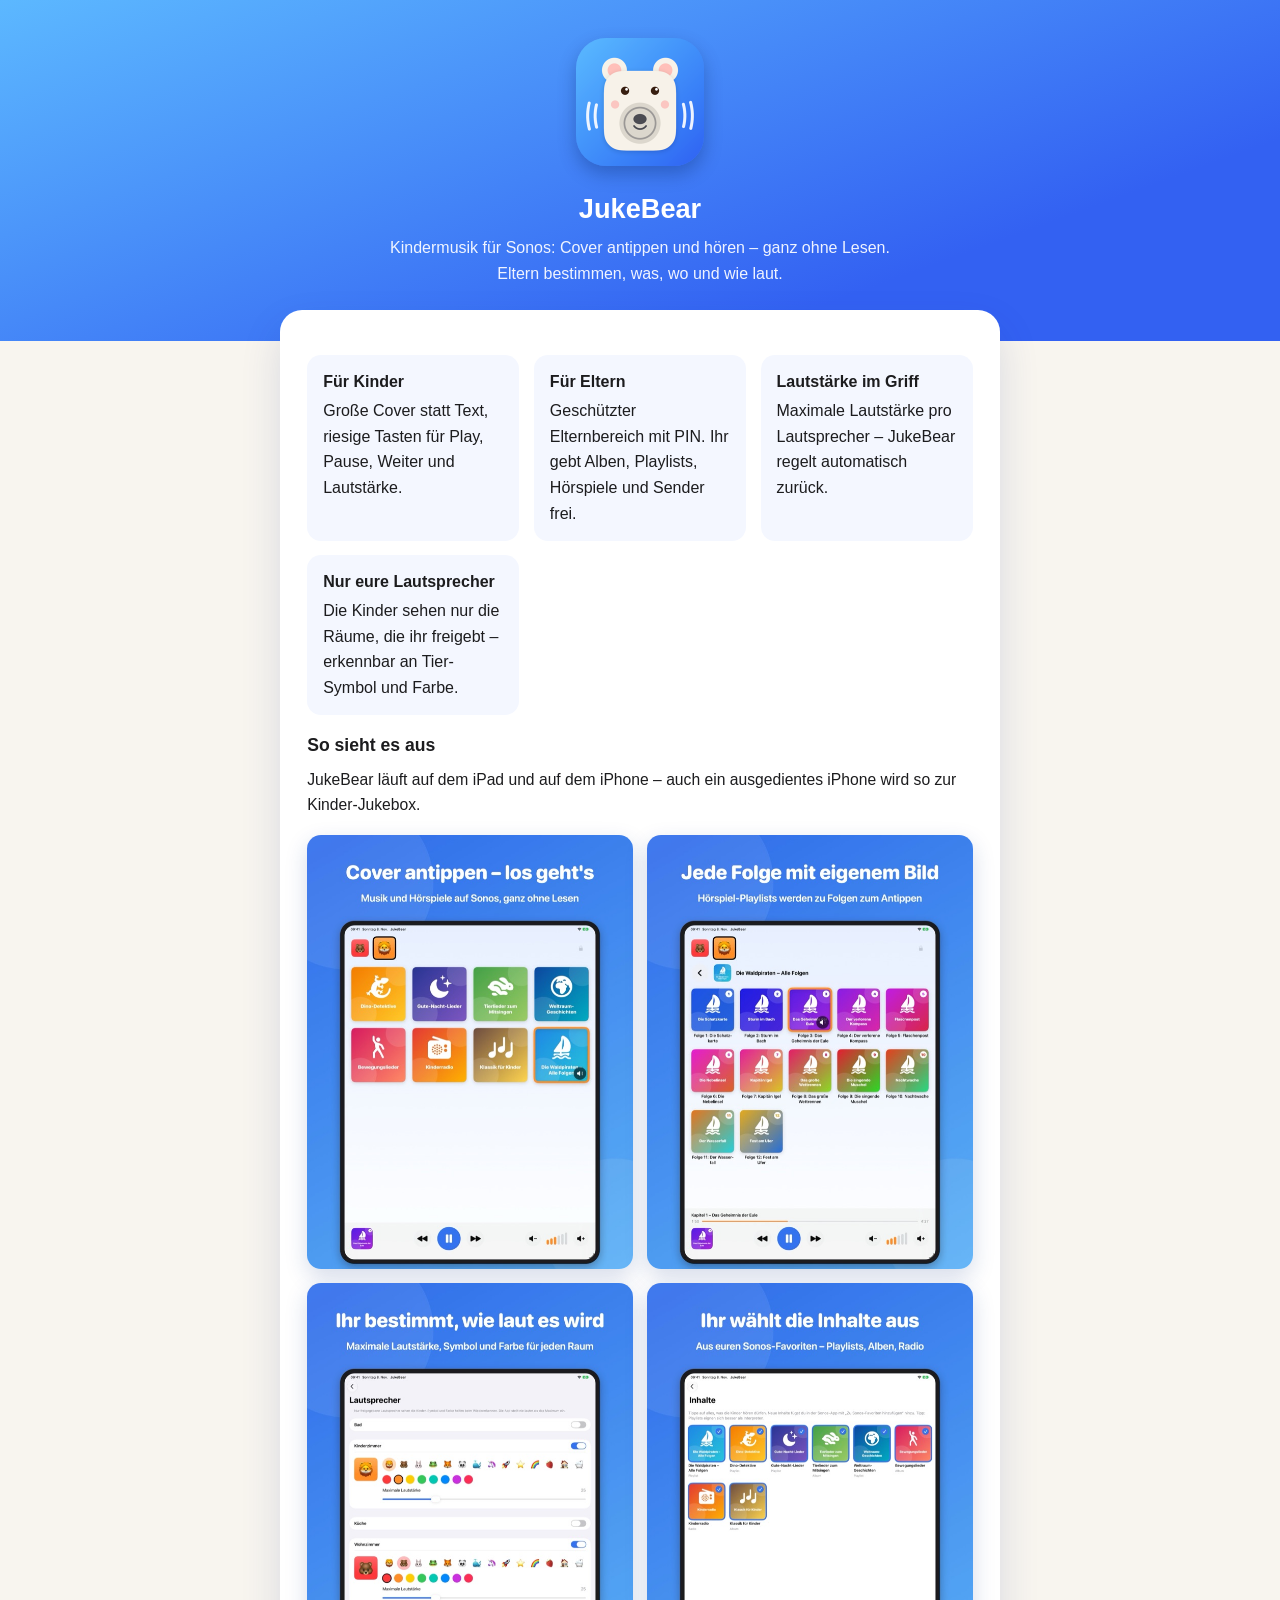
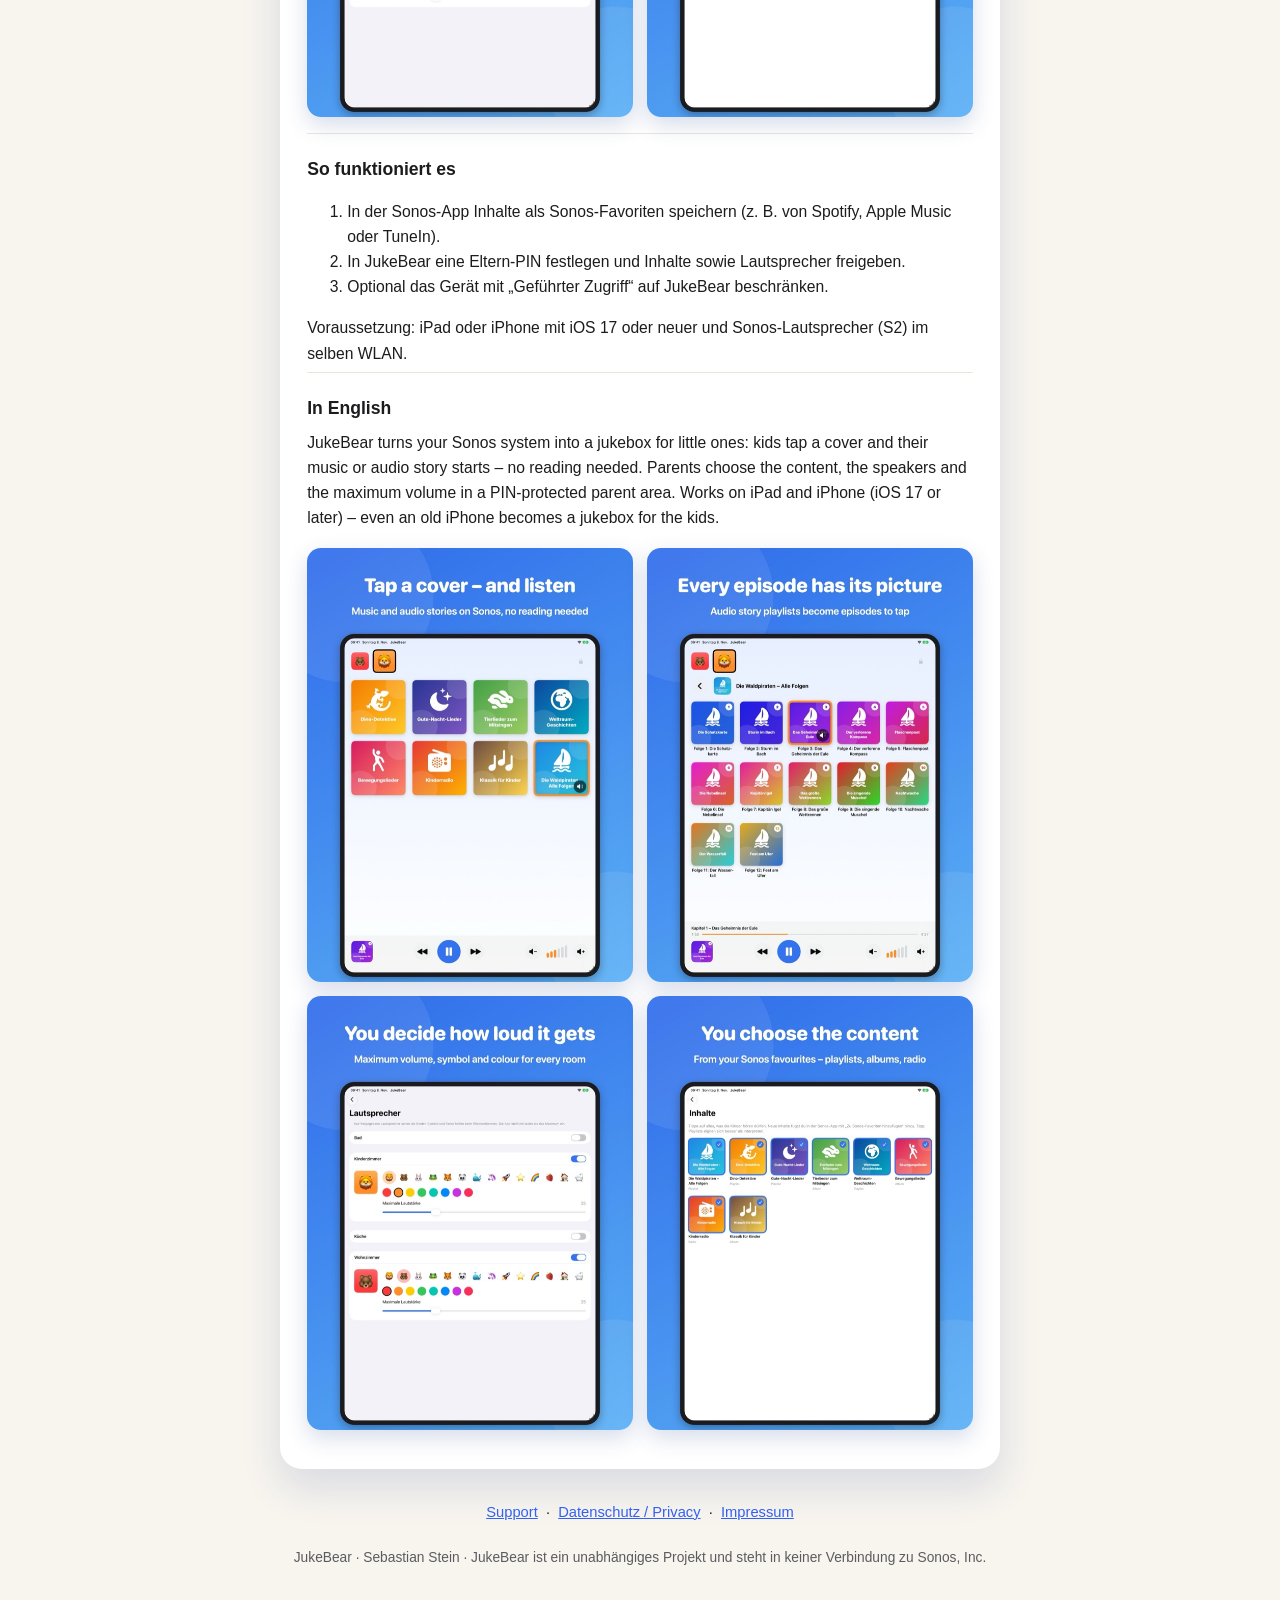
<file: index.html>
<!DOCTYPE html>
<html lang="de">
<head>
<meta charset="utf-8">
<meta name="viewport" content="width=device-width, initial-scale=1">
<title>JukeBear – Kindermusik für Sonos</title>
<meta name="description" content="JukeBear macht euer Sonos-System kinderleicht: Cover antippen und hören – ganz ohne Lesen. Eltern bestimmen Inhalte, Lautsprecher und maximale Lautstärke.">
<link rel="icon" href="img/appicon.png">
<link rel="stylesheet" href="style.css">
</head>
<body>

<div class="kopf gross">
  <img src="img/appicon.png" alt="JukeBear App-Icon">
  <h1>JukeBear</h1>
  <p>Kindermusik für Sonos: Cover antippen und hören – ganz ohne Lesen. Eltern bestimmen, was, wo und wie laut.</p>
</div>

<main>

<div class="merkmale">
  <div class="merkmal"><b>Für Kinder</b>Große Cover statt Text, riesige Tasten für Play, Pause, Weiter und Lautstärke.</div>
  <div class="merkmal"><b>Für Eltern</b>Geschützter Elternbereich mit PIN. Ihr gebt Alben, Playlists, Hörspiele und Sender frei.</div>
  <div class="merkmal"><b>Lautstärke im Griff</b>Maximale Lautstärke pro Lautsprecher – JukeBear regelt automatisch zurück.</div>
  <div class="merkmal"><b>Nur eure Lautsprecher</b>Die Kinder sehen nur die Räume, die ihr freigebt – erkennbar an Tier-Symbol und Farbe.</div>
</div>

<div class="abschnitt">
<h2>So sieht es aus</h2>
<p>JukeBear läuft auf dem iPad und auf dem iPhone – auch ein ausgedientes iPhone wird so zur Kinder-Jukebox.</p>
<div class="galerie">
  <img src="img/screen-de-1.jpg" width="640" height="853" alt="Startbildschirm mit großen Covern: Cover antippen – los geht's" loading="lazy">
  <img src="img/screen-de-2.jpg" width="640" height="853" alt="Hörspiel-Playlist, aufgeteilt in Folgen mit eigenem Bild" loading="lazy">
  <img src="img/screen-de-3.jpg" width="640" height="853" alt="Elternbereich: Lautsprecher mit Symbol, Farbe und maximaler Lautstärke" loading="lazy">
  <img src="img/screen-de-4.jpg" width="640" height="853" alt="Elternbereich: Inhalte aus den Sonos-Favoriten auswählen" loading="lazy">
</div>
</div>

<div class="abschnitt">
<h2>So funktioniert es</h2>
<ol>
  <li>In der Sonos-App Inhalte als Sonos-Favoriten speichern (z.&nbsp;B. von Spotify, Apple Music oder TuneIn).</li>
  <li>In JukeBear eine Eltern-PIN festlegen und Inhalte sowie Lautsprecher freigeben.</li>
  <li>Optional das Gerät mit „Geführter Zugriff“ auf JukeBear beschränken.</li>
</ol>
<p>Voraussetzung: iPad oder iPhone mit iOS 17 oder neuer und Sonos-Lautsprecher (S2) im selben WLAN.</p>
</div>

<div class="abschnitt">
<h2>In English</h2>
<p>JukeBear turns your Sonos system into a jukebox for little ones: kids tap a cover and their music or audio story starts – no reading needed. Parents choose the content, the speakers and the maximum volume in a PIN-protected parent area. Works on iPad and iPhone (iOS 17 or later) – even an old iPhone becomes a jukebox for the kids.</p>
<div class="galerie">
  <img src="img/screen-en-1.jpg" width="640" height="853" alt="Home screen with big covers: tap a cover and listen" loading="lazy">
  <img src="img/screen-en-2.jpg" width="640" height="853" alt="An audio story playlist split into episodes, each with its own picture" loading="lazy">
  <img src="img/screen-en-3.jpg" width="640" height="853" alt="Parent area: speakers with symbol, colour and maximum volume" loading="lazy">
  <img src="img/screen-en-4.jpg" width="640" height="853" alt="Parent area: choose content from your Sonos favourites" loading="lazy">
</div>
</div>

</main>

<p class="fussnav">
  <a href="support.html">Support</a> &nbsp;·&nbsp; <a href="datenschutz.html">Datenschutz / Privacy</a> &nbsp;·&nbsp; <a href="impressum.html">Impressum</a>
</p>

<footer>JukeBear · Sebastian Stein · JukeBear ist ein unabhängiges Projekt und steht in keiner Verbindung zu Sonos, Inc.</footer>

</body>
</html>
</file>
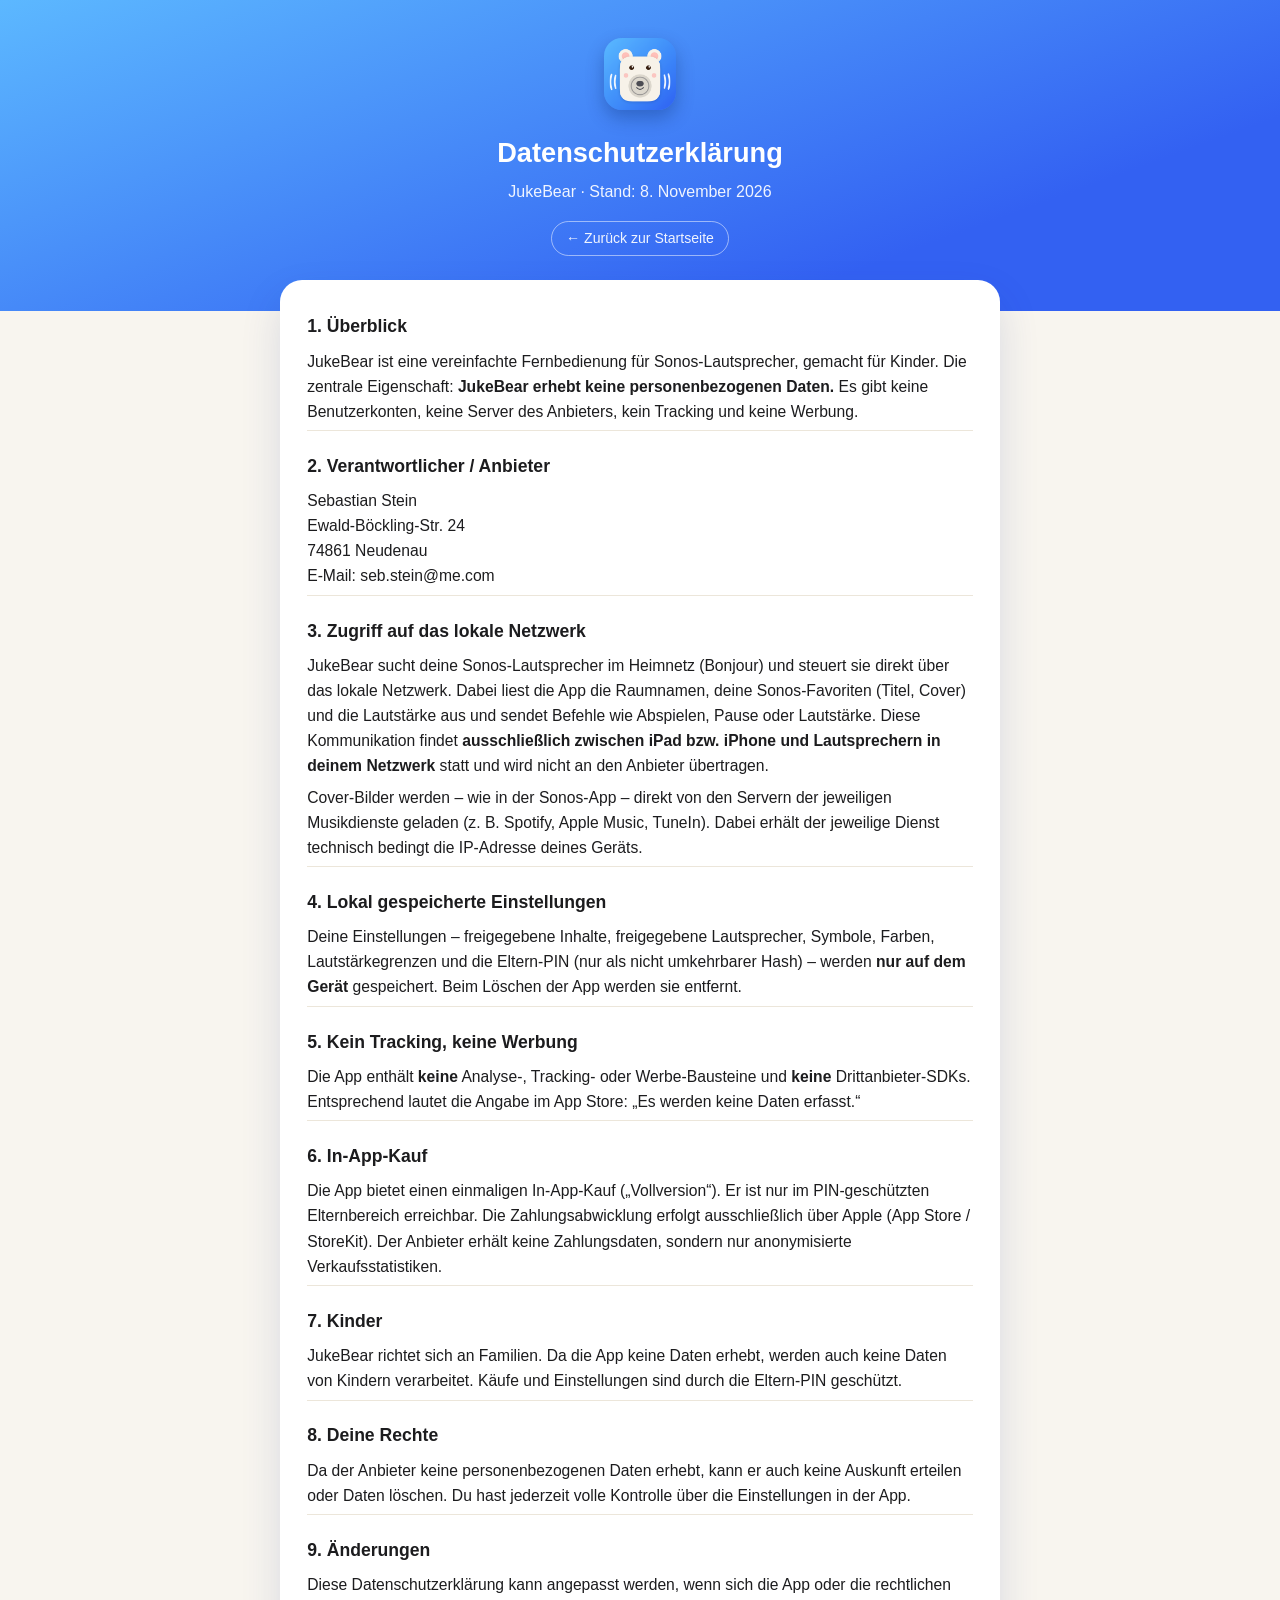
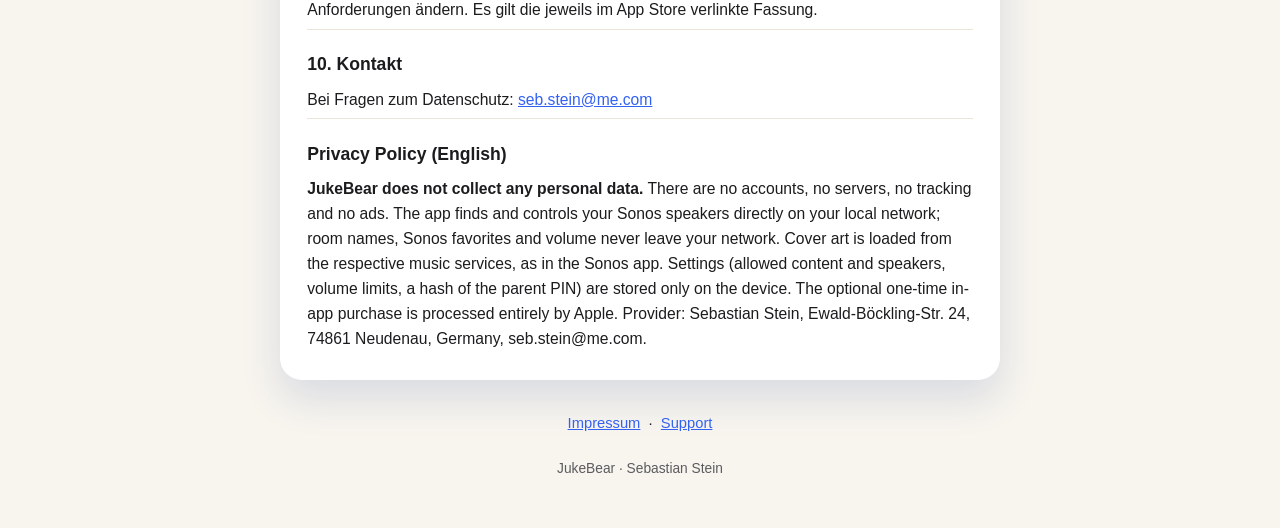
<file: datenschutz.html>
<!DOCTYPE html>
<html lang="de">
<head>
<meta charset="utf-8">
<meta name="viewport" content="width=device-width, initial-scale=1">
<title>Datenschutz – JukeBear</title>
<meta name="description" content="Datenschutzerklärung der App JukeBear.">
<link rel="icon" href="img/appicon.png">
<link rel="stylesheet" href="style.css">
</head>
<body>

<div class="kopf">
  <img src="img/appicon.png" alt="JukeBear App-Icon">
  <h1>Datenschutzerklärung</h1>
  <p>JukeBear · Stand: 8. November 2026</p>
  <a class="zurueck" href="index.html">← Zurück zur Startseite</a>
</div>

<main>

<div class="abschnitt">
<h2>1. Überblick</h2>
<p>JukeBear ist eine vereinfachte Fernbedienung für Sonos-Lautsprecher, gemacht für Kinder. Die zentrale Eigenschaft: <b>JukeBear erhebt keine personenbezogenen Daten.</b> Es gibt keine Benutzerkonten, keine Server des Anbieters, kein Tracking und keine Werbung.</p>
</div>

<div class="abschnitt">
<h2>2. Verantwortlicher / Anbieter</h2>
<p>Sebastian Stein<br>
Ewald-Böckling-Str. 24<br>
74861 Neudenau<br>
E-Mail: seb.stein@me.com</p>
</div>

<div class="abschnitt">
<h2>3. Zugriff auf das lokale Netzwerk</h2>
<p>JukeBear sucht deine Sonos-Lautsprecher im Heimnetz (Bonjour) und steuert sie direkt über das lokale Netzwerk. Dabei liest die App die Raumnamen, deine Sonos-Favoriten (Titel, Cover) und die Lautstärke aus und sendet Befehle wie Abspielen, Pause oder Lautstärke. Diese Kommunikation findet <b>ausschließlich zwischen iPad bzw. iPhone und Lautsprechern in deinem Netzwerk</b> statt und wird nicht an den Anbieter übertragen.</p>
<p>Cover-Bilder werden – wie in der Sonos-App – direkt von den Servern der jeweiligen Musikdienste geladen (z.&nbsp;B. Spotify, Apple Music, TuneIn). Dabei erhält der jeweilige Dienst technisch bedingt die IP-Adresse deines Geräts.</p>
</div>

<div class="abschnitt">
<h2>4. Lokal gespeicherte Einstellungen</h2>
<p>Deine Einstellungen – freigegebene Inhalte, freigegebene Lautsprecher, Symbole, Farben, Lautstärkegrenzen und die Eltern-PIN (nur als nicht umkehrbarer Hash) – werden <b>nur auf dem Gerät</b> gespeichert. Beim Löschen der App werden sie entfernt.</p>
</div>

<div class="abschnitt">
<h2>5. Kein Tracking, keine Werbung</h2>
<p>Die App enthält <b>keine</b> Analyse-, Tracking- oder Werbe-Bausteine und <b>keine</b> Drittanbieter-SDKs. Entsprechend lautet die Angabe im App Store: „Es werden keine Daten erfasst.“</p>
</div>

<div class="abschnitt">
<h2>6. In-App-Kauf</h2>
<p>Die App bietet einen einmaligen In-App-Kauf („Vollversion“). Er ist nur im PIN-geschützten Elternbereich erreichbar. Die Zahlungsabwicklung erfolgt ausschließlich über Apple (App Store / StoreKit). Der Anbieter erhält keine Zahlungsdaten, sondern nur anonymisierte Verkaufsstatistiken.</p>
</div>

<div class="abschnitt">
<h2>7. Kinder</h2>
<p>JukeBear richtet sich an Familien. Da die App keine Daten erhebt, werden auch keine Daten von Kindern verarbeitet. Käufe und Einstellungen sind durch die Eltern-PIN geschützt.</p>
</div>

<div class="abschnitt">
<h2>8. Deine Rechte</h2>
<p>Da der Anbieter keine personenbezogenen Daten erhebt, kann er auch keine Auskunft erteilen oder Daten löschen. Du hast jederzeit volle Kontrolle über die Einstellungen in der App.</p>
</div>

<div class="abschnitt">
<h2>9. Änderungen</h2>
<p>Diese Datenschutzerklärung kann angepasst werden, wenn sich die App oder die rechtlichen Anforderungen ändern. Es gilt die jeweils im App Store verlinkte Fassung.</p>
</div>

<div class="abschnitt">
<h2>10. Kontakt</h2>
<p>Bei Fragen zum Datenschutz: <a href="mailto:seb.stein@me.com?subject=JukeBear%20Datenschutz">seb.stein@me.com</a></p>
</div>

<div class="abschnitt">
<h2>Privacy Policy (English)</h2>
<p><b>JukeBear does not collect any personal data.</b> There are no accounts, no servers, no tracking and no ads. The app finds and controls your Sonos speakers directly on your local network; room names, Sonos favorites and volume never leave your network. Cover art is loaded from the respective music services, as in the Sonos app. Settings (allowed content and speakers, volume limits, a hash of the parent PIN) are stored only on the device. The optional one-time in-app purchase is processed entirely by Apple. Provider: Sebastian Stein, Ewald-Böckling-Str. 24, 74861 Neudenau, Germany, seb.stein@me.com.</p>
</div>

</main>

<p class="fussnav">
  <a href="impressum.html">Impressum</a> &nbsp;·&nbsp; <a href="support.html">Support</a>
</p>

<footer>JukeBear · Sebastian Stein</footer>

</body>
</html>
</file>
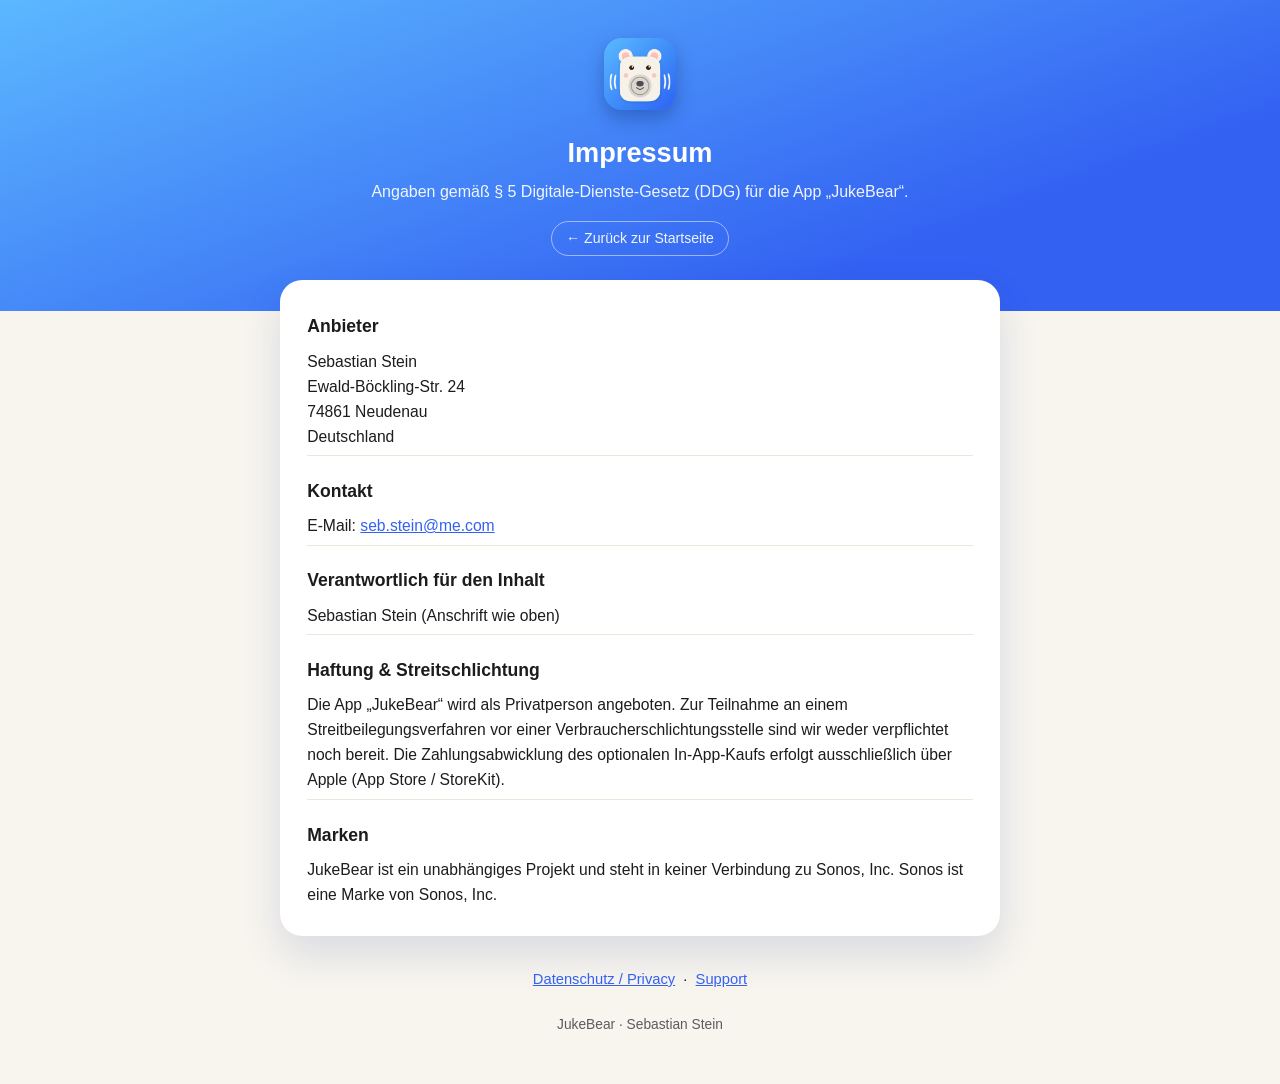
<file: impressum.html>
<!DOCTYPE html>
<html lang="de">
<head>
<meta charset="utf-8">
<meta name="viewport" content="width=device-width, initial-scale=1">
<title>Impressum – JukeBear</title>
<meta name="description" content="Impressum der App JukeBear gemäß § 5 DDG.">
<link rel="icon" href="img/appicon.png">
<link rel="stylesheet" href="style.css">
</head>
<body>

<div class="kopf">
  <img src="img/appicon.png" alt="JukeBear App-Icon">
  <h1>Impressum</h1>
  <p>Angaben gemäß § 5 Digitale-Dienste-Gesetz (DDG) für die App „JukeBear“.</p>
  <a class="zurueck" href="index.html">← Zurück zur Startseite</a>
</div>

<main>

<div class="abschnitt">
<h2>Anbieter</h2>
<p>
  Sebastian Stein<br>
  Ewald-Böckling-Str. 24<br>
  74861 Neudenau<br>
  Deutschland
</p>
</div>

<div class="abschnitt">
<h2>Kontakt</h2>
<p>E-Mail: <a href="mailto:seb.stein@me.com?subject=JukeBear">seb.stein@me.com</a></p>
</div>

<div class="abschnitt">
<h2>Verantwortlich für den Inhalt</h2>
<p>Sebastian Stein (Anschrift wie oben)</p>
</div>

<div class="abschnitt">
<h2>Haftung &amp; Streitschlichtung</h2>
<p>Die App „JukeBear“ wird als Privatperson angeboten. Zur Teilnahme an einem Streitbeilegungsverfahren vor einer Verbraucherschlichtungsstelle sind wir weder verpflichtet noch bereit. Die Zahlungsabwicklung des optionalen In-App-Kaufs erfolgt ausschließlich über Apple (App Store / StoreKit).</p>
</div>

<div class="abschnitt">
<h2>Marken</h2>
<p>JukeBear ist ein unabhängiges Projekt und steht in keiner Verbindung zu Sonos, Inc. Sonos ist eine Marke von Sonos, Inc.</p>
</div>

</main>

<p class="fussnav">
  <a href="datenschutz.html">Datenschutz / Privacy</a> &nbsp;·&nbsp; <a href="support.html">Support</a>
</p>

<footer>JukeBear · Sebastian Stein</footer>

</body>
</html>
</file>
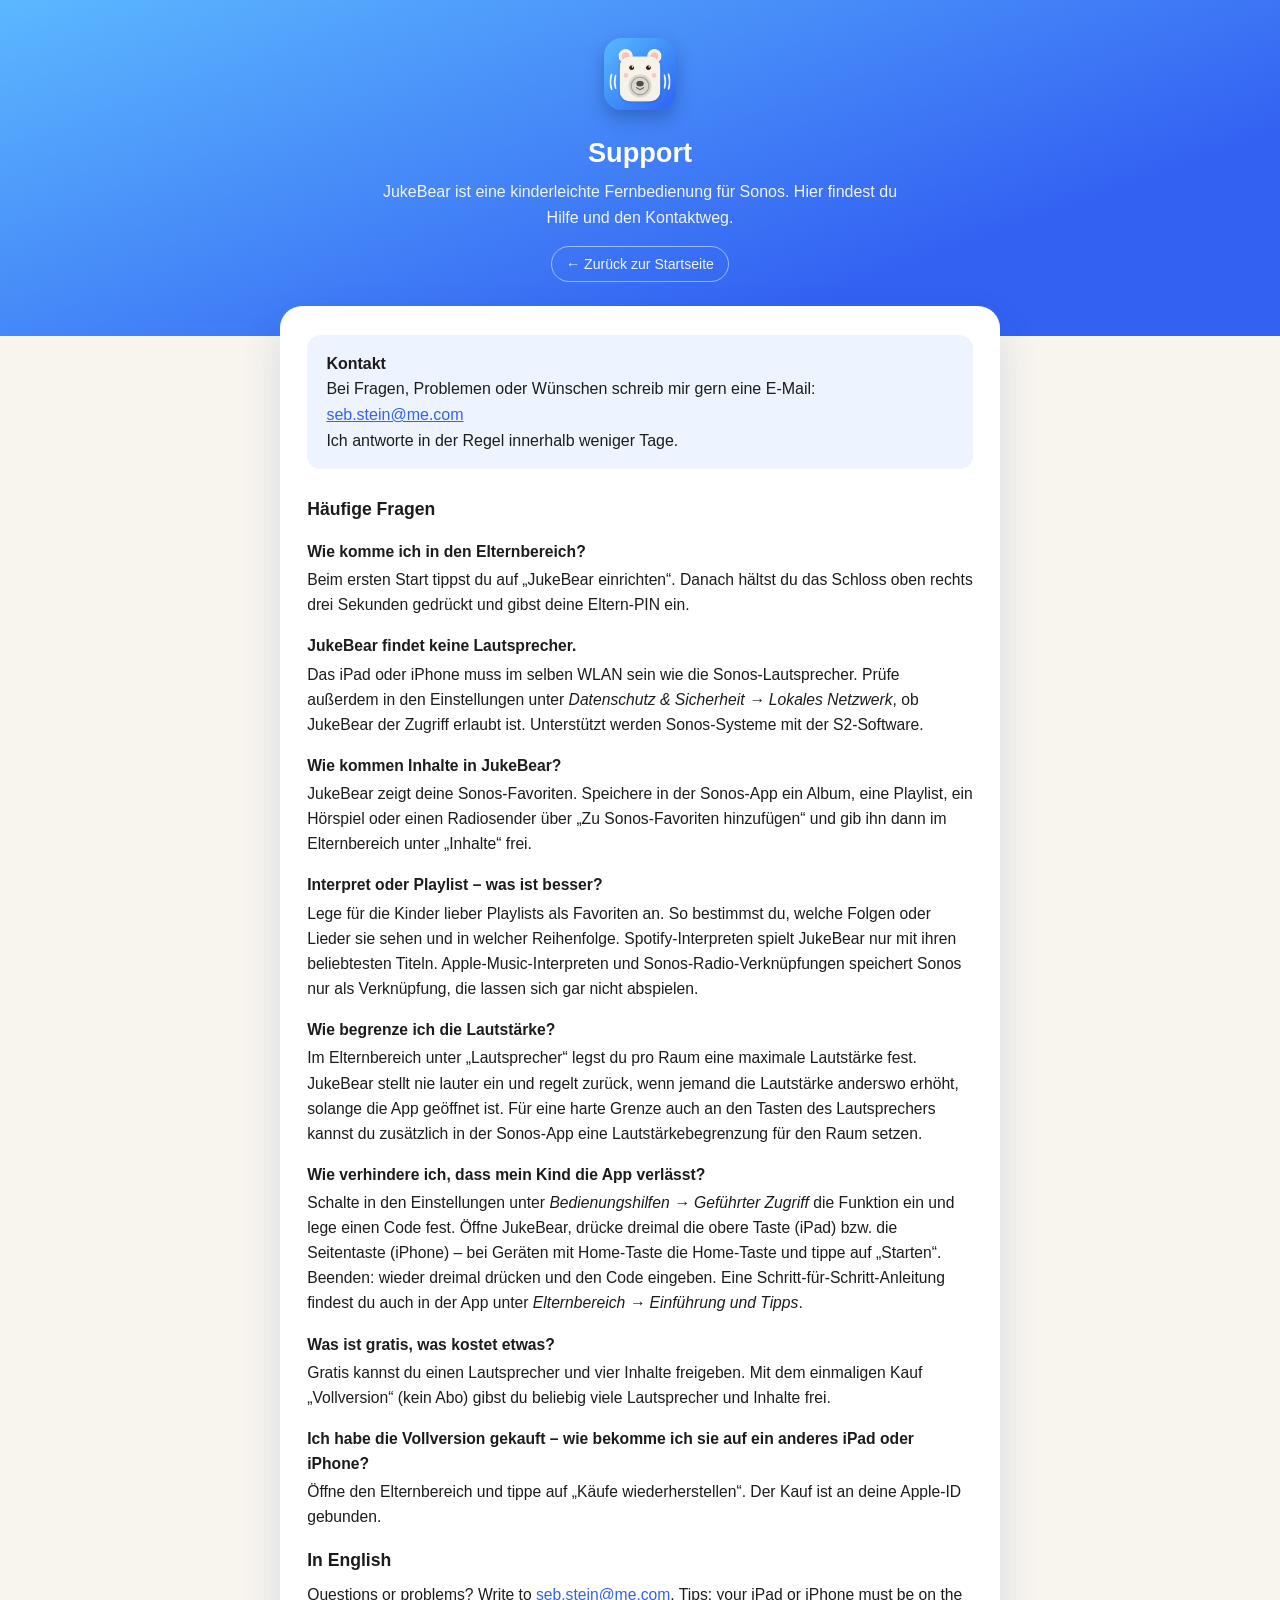
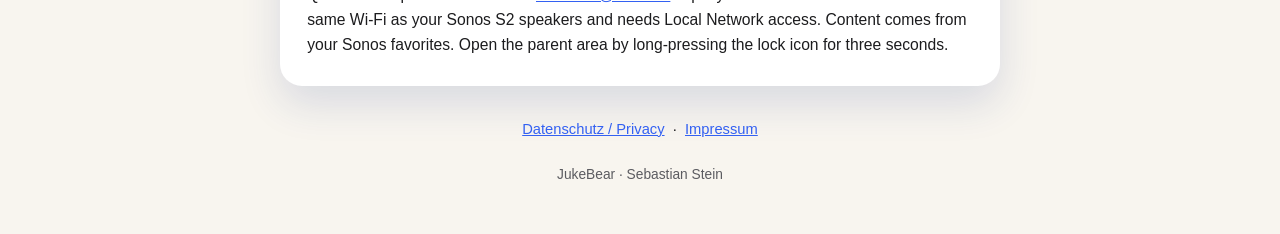
<file: support.html>
<!DOCTYPE html>
<html lang="de">
<head>
<meta charset="utf-8">
<meta name="viewport" content="width=device-width, initial-scale=1">
<title>Support – JukeBear</title>
<meta name="description" content="Hilfe und Kontakt für die App JukeBear.">
<link rel="icon" href="img/appicon.png">
<link rel="stylesheet" href="style.css">
</head>
<body>

<div class="kopf">
  <img src="img/appicon.png" alt="JukeBear App-Icon">
  <h1>Support</h1>
  <p>JukeBear ist eine kinderleichte Fernbedienung für Sonos. Hier findest du Hilfe und den Kontaktweg.</p>
  <a class="zurueck" href="index.html">← Zurück zur Startseite</a>
</div>

<main>

<div class="kontakt">
  <strong>Kontakt</strong><br>
  Bei Fragen, Problemen oder Wünschen schreib mir gern eine E-Mail:<br>
  <a href="mailto:seb.stein@me.com?subject=JukeBear%20Support">seb.stein@me.com</a><br>
  Ich antworte in der Regel innerhalb weniger Tage.
</div>

<h2>Häufige Fragen</h2>

<div class="faq">
  <p class="faq-frage">Wie komme ich in den Elternbereich?</p>
  <p class="faq-antwort">Beim ersten Start tippst du auf „JukeBear einrichten“. Danach hältst du das Schloss oben rechts drei Sekunden gedrückt und gibst deine Eltern-PIN ein.</p>
</div>

<div class="faq">
  <p class="faq-frage">JukeBear findet keine Lautsprecher.</p>
  <p class="faq-antwort">Das iPad oder iPhone muss im selben WLAN sein wie die Sonos-Lautsprecher. Prüfe außerdem in den Einstellungen unter <em>Datenschutz &amp; Sicherheit → Lokales Netzwerk</em>, ob JukeBear der Zugriff erlaubt ist. Unterstützt werden Sonos-Systeme mit der S2-Software.</p>
</div>

<div class="faq">
  <p class="faq-frage">Wie kommen Inhalte in JukeBear?</p>
  <p class="faq-antwort">JukeBear zeigt deine Sonos-Favoriten. Speichere in der Sonos-App ein Album, eine Playlist, ein Hörspiel oder einen Radiosender über „Zu Sonos-Favoriten hinzufügen“ und gib ihn dann im Elternbereich unter „Inhalte“ frei.</p>
</div>

<div class="faq">
  <p class="faq-frage">Interpret oder Playlist – was ist besser?</p>
  <p class="faq-antwort">Lege für die Kinder lieber Playlists als Favoriten an. So bestimmst du, welche Folgen oder Lieder sie sehen und in welcher Reihenfolge. Spotify-Interpreten spielt JukeBear nur mit ihren beliebtesten Titeln. Apple-Music-Interpreten und Sonos-Radio-Verknüpfungen speichert Sonos nur als Verknüpfung, die lassen sich gar nicht abspielen.</p>
</div>

<div class="faq">
  <p class="faq-frage">Wie begrenze ich die Lautstärke?</p>
  <p class="faq-antwort">Im Elternbereich unter „Lautsprecher“ legst du pro Raum eine maximale Lautstärke fest. JukeBear stellt nie lauter ein und regelt zurück, wenn jemand die Lautstärke anderswo erhöht, solange die App geöffnet ist. Für eine harte Grenze auch an den Tasten des Lautsprechers kannst du zusätzlich in der Sonos-App eine Lautstärkebegrenzung für den Raum setzen.</p>
</div>

<div class="faq">
  <p class="faq-frage">Wie verhindere ich, dass mein Kind die App verlässt?</p>
  <p class="faq-antwort">Schalte in den Einstellungen unter <em>Bedienungshilfen → Geführter Zugriff</em> die Funktion ein und lege einen Code fest. Öffne JukeBear, drücke dreimal die obere Taste (iPad) bzw. die Seitentaste (iPhone) – bei Geräten mit Home-Taste die Home-Taste und tippe auf „Starten“. Beenden: wieder dreimal drücken und den Code eingeben. Eine Schritt-für-Schritt-Anleitung findest du auch in der App unter <em>Elternbereich → Einführung und Tipps</em>.</p>
</div>

<div class="faq">
  <p class="faq-frage">Was ist gratis, was kostet etwas?</p>
  <p class="faq-antwort">Gratis kannst du einen Lautsprecher und vier Inhalte freigeben. Mit dem einmaligen Kauf „Vollversion“ (kein Abo) gibst du beliebig viele Lautsprecher und Inhalte frei.</p>
</div>

<div class="faq">
  <p class="faq-frage">Ich habe die Vollversion gekauft – wie bekomme ich sie auf ein anderes iPad oder iPhone?</p>
  <p class="faq-antwort">Öffne den Elternbereich und tippe auf „Käufe wiederherstellen“. Der Kauf ist an deine Apple-ID gebunden.</p>
</div>

<div class="abschnitt">
<h2>In English</h2>
<p>Questions or problems? Write to <a href="mailto:seb.stein@me.com?subject=JukeBear%20Support">seb.stein@me.com</a>. Tips: your iPad or iPhone must be on the same Wi-Fi as your Sonos S2 speakers and needs Local Network access. Content comes from your Sonos favorites. Open the parent area by long-pressing the lock icon for three seconds.</p>
</div>

</main>

<p class="fussnav">
  <a href="datenschutz.html">Datenschutz / Privacy</a> &nbsp;·&nbsp; <a href="impressum.html">Impressum</a>
</p>

<footer>JukeBear · Sebastian Stein</footer>

</body>
</html>
</file>
<file: style.css>
:root {
  --blau-hell: #5cb8ff;
  --blau-dunkel: #3361f2;
  --creme: #f8f5ef;
  --rosa: #ffbfb8;
  --text: #1c1c1e;
  --text-soft: #5b5b60;
  color-scheme: light;
}
* { box-sizing: border-box; }
body {
  margin: 0;
  font-family: -apple-system, BlinkMacSystemFont, "Segoe UI", Roboto, Helvetica, Arial, sans-serif;
  color: var(--text);
  background: var(--creme);
  line-height: 1.6;
}
a { color: var(--blau-dunkel); }

.kopf {
  background: linear-gradient(160deg, var(--blau-hell), var(--blau-dunkel) 75%);
  color: #fff;
  padding: 2.4rem 1.4rem 3.4rem;
  text-align: center;
}
.kopf img {
  width: 72px; height: 72px;
  border-radius: 18px;
  box-shadow: 0 8px 18px rgba(0, 30, 90, .3);
  margin-bottom: .7rem;
}
.kopf.gross img { width: 128px; height: 128px; border-radius: 30px; }
.kopf h1 { margin: .1rem 0 .3rem; font-size: 1.7rem; }
.kopf p { color: rgba(255, 255, 255, .92); font-size: 1rem; max-width: 34rem; margin: 0 auto; }
.zurueck {
  display: inline-block;
  margin-top: 1rem;
  font-size: .88rem;
  color: rgba(255, 255, 255, .92);
  text-decoration: none;
  border: 1px solid rgba(255, 255, 255, .5);
  border-radius: 999px;
  padding: .35rem .9rem;
}

main {
  max-width: 720px;
  margin: -1.9rem auto 0;
  background: #fff;
  border-radius: 22px;
  box-shadow: 0 18px 40px rgba(30, 60, 140, .14);
  padding: 1.8rem 1.7rem 1.4rem;
}
h2 { font-size: 1.1rem; margin: 1.6rem 0 .5rem; }
h2:first-child { margin-top: .2rem; }
p, li { font-size: .98rem; }
p { margin: .4rem 0; }
.abschnitt + .abschnitt { border-top: 1px solid #ece6da; padding-top: 1.1rem; }

.kontakt {
  background: #eef4ff;
  border-radius: 14px;
  padding: 1rem 1.2rem;
  margin-bottom: 1.2rem;
}
.faq { margin: 1rem 0; }
.faq-frage { font-weight: 600; margin-bottom: .2rem; }
.faq-antwort { margin-top: 0; color: var(--text); }

.merkmale { display: grid; gap: .9rem; grid-template-columns: repeat(auto-fit, minmax(200px, 1fr)); margin: 1rem 0; }
.merkmal { background: #f4f7ff; border-radius: 14px; padding: .9rem 1rem; }
.merkmal b { display: block; margin-bottom: .2rem; }

/* Screenshots: swipeable row on phones, two columns on wider screens. */
.galerie {
  display: flex;
  gap: .9rem;
  overflow-x: auto;
  scroll-snap-type: x mandatory;
  margin: .8rem -1.7rem .4rem;
  padding: .3rem 1.7rem 1rem;
}
.galerie img {
  flex: none;
  width: 70%;
  max-width: 300px;
  height: auto;
  border-radius: 14px;
  box-shadow: 0 8px 22px rgba(30, 60, 140, .18);
  scroll-snap-align: center;
}
@media (min-width: 640px) {
  .galerie {
    display: grid;
    grid-template-columns: repeat(2, 1fr);
    overflow: visible;
    margin: .8rem 0 .4rem;
    padding: .3rem 0 .6rem;
  }
  .galerie img { width: 100%; max-width: none; }
}

.fussnav { text-align: center; padding: 1.6rem 1.4rem 0; font-size: .92rem; }
footer { text-align: center; padding: 1rem 1.4rem 3rem; font-size: .86rem; color: var(--text-soft); }
</file>
